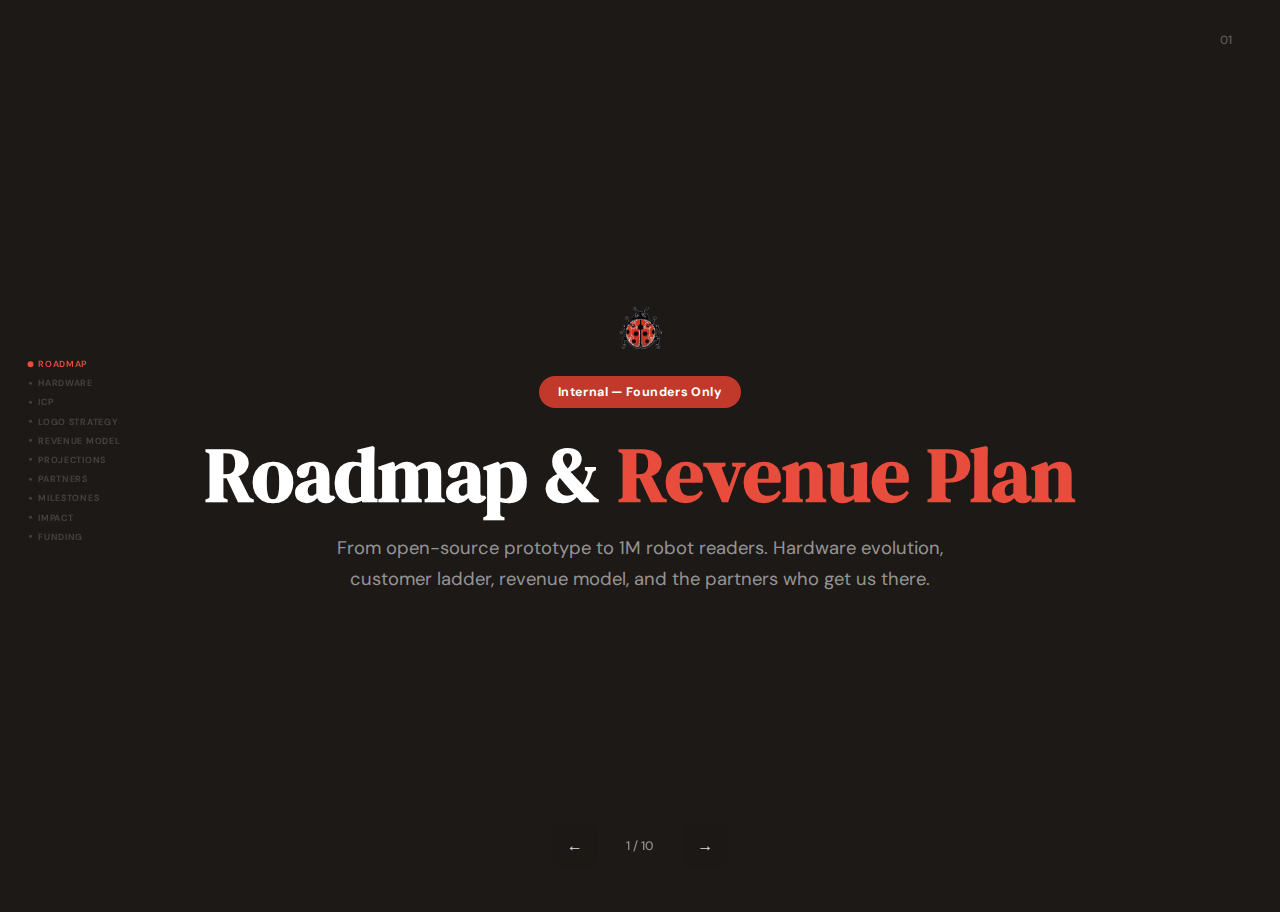
<file: roadmap.html>
<!DOCTYPE html>
<html lang="en">
<head>
    <meta charset="UTF-8">
    <meta name="viewport" content="width=device-width, initial-scale=1.0">
    <title>Ladybug Robotics &mdash; Roadmap &amp; Revenue Plan</title>
    <style>
        @import url('https://fonts.googleapis.com/css2?family=DM+Sans:wght@400;500;700&family=DM+Serif+Display&display=swap');

        *, *::before, *::after { margin: 0; padding: 0; box-sizing: border-box; }

        :root {
            --red: #c0392b;
            --red-light: #e74c3c;
            --red-soft: #fdf0ef;
            --cream: #faf8f5;
            --warm: #f5f0ea;
            --dark: #1c1917;
            --dark-mid: #292421;
            --text: #3d3832;
            --text-light: #7a726a;
            --border: #e8e2da;
            --white: #ffffff;
            --green: #27ae60;
            --serif: 'DM Serif Display', Georgia, serif;
            --sans: 'DM Sans', -apple-system, BlinkMacSystemFont, 'Segoe UI', sans-serif;
        }

        html, body { height: 100%; overflow: hidden; }
        body { font-family: var(--sans); color: var(--text); background: var(--dark); }

        .deck { width: 100vw; height: 100vh; position: relative; }

        .slide {
            position: absolute; top: 0; left: 0;
            width: 100%; height: 100%;
            display: flex; flex-direction: column;
            justify-content: center; align-items: center;
            padding: 4rem 6rem;
            opacity: 0; pointer-events: none;
            transition: opacity 0.6s ease, transform 0.6s ease;
            transform: translateY(12px);
            background: var(--cream);
        }
        .slide.active { opacity: 1; pointer-events: auto; transform: translateY(0); }
        .slide.bg-dark { background: var(--dark); color: var(--white); }
        .slide.bg-red { background: var(--red); color: var(--white); }
        .slide.bg-warm { background: var(--warm); }

        .slide-number {
            position: absolute; top: 2rem; right: 3rem;
            font-size: 0.75rem; color: var(--text-light); font-weight: 500;
        }
        .bg-dark .slide-number, .bg-red .slide-number { color: rgba(255,255,255,0.3); }

        .eyebrow {
            font-size: 0.72rem; font-weight: 700; text-transform: uppercase;
            letter-spacing: 0.14em; color: var(--red); margin-bottom: 0.8rem;
        }
        .bg-dark .eyebrow { color: var(--red-light); }
        .bg-red .eyebrow { color: rgba(255,255,255,0.7); }

        .slide h1 {
            font-family: var(--serif);
            font-size: clamp(2.4rem, 5vw, 4rem);
            color: var(--dark); line-height: 1.1;
            max-width: 900px; text-align: center;
        }
        .slide h1.hero { font-size: clamp(2.8rem, 6vw, 5rem); }
        .bg-dark h1, .bg-red h1 { color: var(--white); }
        .slide h1 em { font-style: normal; color: var(--red); }
        .bg-dark h1 em { color: var(--red-light); }
        .bg-red h1 em { color: var(--white); text-decoration: underline; text-decoration-thickness: 3px; text-underline-offset: 6px; }

        .slide h2 {
            font-family: var(--serif);
            font-size: clamp(1.6rem, 3vw, 2.4rem);
            color: var(--dark); line-height: 1.2; margin-bottom: 0.6rem;
        }
        .bg-dark h2 { color: var(--white); }

        .subtitle {
            font-size: 1.15rem; color: var(--text-light);
            max-width: 640px; text-align: center;
            line-height: 1.7; margin-top: 1rem;
        }
        .bg-dark .subtitle { color: rgba(255,255,255,0.55); }
        .bg-red .subtitle { color: rgba(255,255,255,0.8); }

        .slide-body { width: 100%; max-width: 960px; }

        .stats {
            display: grid; grid-template-columns: repeat(3, 1fr);
            gap: 2rem; margin-top: 2.5rem; max-width: 800px;
        }
        .stat { text-align: center; }
        .stat .num {
            font-family: var(--serif);
            font-size: clamp(2.2rem, 4vw, 3.2rem);
            color: var(--red); font-weight: 400;
        }
        .bg-dark .stat .num { color: var(--red-light); }
        .stat .label { font-size: 0.88rem; color: var(--text-light); margin-top: 0.3rem; }
        .bg-dark .stat .label { color: rgba(255,255,255,0.5); }

        .card-grid-3 {
            display: grid; grid-template-columns: repeat(3, 1fr);
            gap: 1.5rem; margin-top: 2rem; max-width: 960px; width: 100%;
        }
        .card-grid-2 {
            display: grid; grid-template-columns: repeat(2, 1fr);
            gap: 1.5rem; margin-top: 2rem; max-width: 720px; width: 100%;
        }
        .card {
            background: var(--white); border: 1px solid var(--border);
            border-radius: 12px; padding: 1.8rem;
        }
        .card .card-num {
            font-family: var(--serif); font-size: 2.2rem;
            color: var(--red); margin-bottom: 0.3rem;
        }
        .card h3 {
            font-size: 1.05rem; font-weight: 700; color: var(--dark);
            margin-bottom: 0.4rem;
        }
        .card p { font-size: 0.88rem; color: var(--text-light); line-height: 1.6; }
        .card-dark {
            background: rgba(255,255,255,0.04); border: 1px solid rgba(255,255,255,0.1); color: var(--white);
        }
        .card-dark h3 { color: var(--white); }
        .card-dark p { color: rgba(255,255,255,0.55); }
        .card-dark .card-num { color: var(--red-light); }

        .badge {
            display: inline-block;
            background: var(--red); color: var(--white);
            padding: 0.5rem 1.2rem; border-radius: 100px;
            font-size: 0.78rem; font-weight: 700;
            letter-spacing: 0.03em; margin-bottom: 1.5rem;
        }

        /* ── HARDWARE EVOLUTION ── */
        .hw-grid {
            display: grid; grid-template-columns: repeat(3, 1fr);
            gap: 0; margin-top: 2rem; max-width: 900px; width: 100%;
        }
        .hw-phase {
            padding: 2rem;
            border: 1px solid var(--border);
            position: relative;
        }
        .hw-phase:first-child { border-radius: 12px 0 0 12px; }
        .hw-phase:last-child { border-radius: 0 12px 12px 0; }
        .hw-phase .phase-label {
            font-size: 0.65rem; font-weight: 700; text-transform: uppercase;
            letter-spacing: 0.1em; margin-bottom: 0.5rem;
        }
        .hw-phase .hw-price {
            font-family: var(--serif); font-size: 1.8rem; margin-bottom: 0.3rem;
        }
        .hw-phase h3 { font-size: 1rem; font-weight: 700; margin-bottom: 0.5rem; }
        .hw-phase p { font-size: 0.82rem; line-height: 1.6; }
        .hw-phase ul { list-style: none; font-size: 0.82rem; line-height: 2; }
        .hw-phase ul li::before { content: '\2192 '; color: var(--red); font-weight: 700; }
        .hw-phase.active-phase {
            background: var(--red-soft);
            border-color: var(--red);
        }
        .hw-phase.future-phase { opacity: 0.7; }

        /* ── ICP TABLE ── */
        .icp-grid {
            display: grid; grid-template-columns: repeat(3, 1fr);
            gap: 1.5rem; margin-top: 2rem; max-width: 960px; width: 100%;
        }
        .icp-card {
            background: var(--white); border: 1px solid var(--border);
            border-radius: 12px; padding: 1.8rem; position: relative;
        }
        .icp-card .tier {
            position: absolute; top: -0.6rem; left: 1.5rem;
            background: var(--red); color: var(--white);
            font-size: 0.65rem; font-weight: 700; text-transform: uppercase;
            letter-spacing: 0.08em; padding: 0.3rem 0.8rem; border-radius: 100px;
        }
        .icp-card h3 { font-size: 1.1rem; font-weight: 700; margin-top: 0.5rem; margin-bottom: 0.3rem; }
        .icp-card .who { font-size: 0.82rem; color: var(--text); line-height: 1.6; margin-bottom: 0.8rem; }
        .icp-card .detail-row {
            font-size: 0.78rem; line-height: 1.8; color: var(--text-light);
        }
        .icp-card .detail-row strong { color: var(--dark); }
        .icp-card .unlocks {
            margin-top: 0.8rem; padding-top: 0.8rem;
            border-top: 1px solid var(--border);
            font-size: 0.78rem; color: var(--green); font-weight: 600;
        }

        /* ── REVENUE BARS ── */
        .rev-row {
            display: grid; grid-template-columns: 100px 1fr 80px;
            gap: 1rem; align-items: center; margin-bottom: 0.8rem;
            max-width: 700px; width: 100%;
        }
        .rev-row .year {
            font-weight: 700; font-size: 0.82rem; color: var(--white); text-align: right;
        }
        .rev-bar-track {
            height: 32px; background: rgba(255,255,255,0.06);
            border-radius: 6px; overflow: hidden; position: relative;
        }
        .rev-bar {
            height: 100%; border-radius: 6px;
            display: flex; align-items: center; padding-left: 0.8rem;
            font-size: 0.72rem; font-weight: 700; color: var(--white);
            min-width: fit-content;
        }
        .rev-bar.hardware { background: var(--red); }
        .rev-bar.subscription { background: var(--red-light); }
        .rev-bar.platform { background: linear-gradient(90deg, var(--red), #8e44ad); }
        .rev-total {
            font-family: var(--serif); font-size: 1rem; color: var(--red-light);
            text-align: left;
        }

        /* ── PARTNER GRID ── */
        .partner-grid {
            display: grid; grid-template-columns: repeat(2, 1fr);
            gap: 1.2rem; margin-top: 2rem; max-width: 800px; width: 100%;
        }
        .partner-card {
            background: rgba(255,255,255,0.04); border: 1px solid rgba(255,255,255,0.1);
            border-radius: 10px; padding: 1.5rem;
        }
        .partner-card h4 {
            font-size: 0.88rem; color: var(--white); font-weight: 700; margin-bottom: 0.5rem;
        }
        .partner-card p { font-size: 0.78rem; color: rgba(255,255,255,0.5); line-height: 1.6; }

        /* ── MILESTONE TIMELINE ── */
        .timeline {
            display: grid; grid-template-columns: repeat(4, 1fr);
            gap: 0; margin-top: 2rem; max-width: 960px; width: 100%;
        }
        .quarter {
            padding: 1.5rem 1rem;
            border-left: 2px solid rgba(255,255,255,0.08);
        }
        .quarter:first-child { border-left: 2px solid var(--red-light); }
        .quarter .q-label {
            font-size: 0.65rem; font-weight: 700; text-transform: uppercase;
            letter-spacing: 0.1em; color: var(--red-light); margin-bottom: 0.8rem;
        }
        .quarter ul {
            list-style: none; font-size: 0.78rem; color: rgba(255,255,255,0.6); line-height: 2;
        }
        .quarter ul li::before { content: '\2022 '; color: var(--red-light); }

        /* ── SIDE NAV ── */
        .side-nav {
            position: fixed; left: 1.8rem; top: 50%; transform: translateY(-50%);
            z-index: 100; display: flex; flex-direction: column; gap: 0.45rem;
        }
        .side-nav a {
            font-size: 0.56rem; font-weight: 600; text-transform: uppercase;
            letter-spacing: 0.08em; color: rgba(60, 56, 50, 0.22);
            text-decoration: none; cursor: pointer;
            display: flex; align-items: center; gap: 0.4rem; transition: color 0.3s;
        }
        .side-nav a::before {
            content: ''; width: 3px; height: 3px; border-radius: 50%;
            background: currentColor; flex-shrink: 0; transition: transform 0.3s;
        }
        .side-nav a:hover { color: rgba(60, 56, 50, 0.55); }
        .side-nav a.active { color: var(--red); }
        .side-nav a.active::before { transform: scale(2); }
        .side-nav.on-dark a { color: rgba(255, 255, 255, 0.18); }
        .side-nav.on-dark a:hover { color: rgba(255, 255, 255, 0.45); }
        .side-nav.on-dark a.active { color: var(--red-light); }

        .logo-mark { height: 48px; width: auto; }
        .logo-mark-sm { height: 28px; width: auto; }
        .logo-watermark {
            position: absolute; bottom: 2rem; left: 3rem;
            height: 64px; width: auto; opacity: 0.25;
        }
        .bg-dark .logo-watermark { opacity: 0.3; }
        .bg-red .logo-watermark { opacity: 0.1; filter: brightness(3) saturate(0); }

        .controls {
            position: fixed; bottom: 2rem;
            left: 50%; transform: translateX(-50%);
            display: flex; align-items: center; gap: 1.2rem; z-index: 100;
        }
        .controls button {
            background: var(--dark); color: var(--white);
            border: none; border-radius: 8px;
            width: 44px; height: 44px; font-size: 1rem; cursor: pointer;
            display: flex; align-items: center; justify-content: center;
            transition: background 0.2s; opacity: 0.85;
        }
        .controls button:hover { background: var(--red); opacity: 1; }
        .progress {
            font-size: 0.78rem; color: rgba(255,255,255,0.5);
            font-weight: 500; min-width: 3rem; text-align: center;
        }

        @media print {
            html, body { overflow: visible; height: auto; }
            .slide { position: relative; opacity: 1; pointer-events: auto; transform: none; page-break-after: always; min-height: 100vh; }
            .controls { display: none; }
        }

        @media (max-width: 768px) {
            .slide { padding: 3rem 2rem; }
            .hw-grid, .icp-grid, .card-grid-3, .card-grid-2, .stats,
            .partner-grid, .timeline { grid-template-columns: 1fr; }
            .side-nav { display: none; }
        }
    </style>
</head>
<body>

<div class="deck" id="deck">

    <!-- ═══ 01: TITLE ═══ -->
    <div class="slide bg-dark active" data-slide="0">
        <span class="slide-number">01</span>
        <img src="logo_transparent.png" alt="Ladybug Robotics" class="logo-mark" style="margin-bottom:1.5rem;">
        <div class="badge">Internal &mdash; Founders Only</div>
        <h1 class="hero">Roadmap &amp; <em>Revenue Plan</em></h1>
        <p class="subtitle">From open-source prototype to 1M robot readers. Hardware evolution, customer ladder, revenue model, and the partners who get us there.</p>
    </div>

    <!-- ═══ 02: HARDWARE EVOLUTION ═══ -->
    <div class="slide" data-slide="1">
        <span class="slide-number">02</span>
        <div class="slide-body" style="display:flex;flex-direction:column;align-items:center;">
            <p class="eyebrow">Hardware Evolution</p>
            <h2>Three generations. One data flywheel.</h2>
            <p style="margin-top:0.5rem; font-size:0.92rem; color:var(--text-light); max-width:600px; text-align:center; line-height:1.6;">
                Start open-source. Evolve the hardware. The premium product funds keeping the basic reader affordable for everyone.
            </p>
            <div class="hw-grid">
                <div class="hw-phase active-phase">
                    <div class="phase-label" style="color:var(--red);">Gen 1 &mdash; Now</div>
                    <div class="hw-price" style="color:var(--red);">$300</div>
                    <h3>Open Source SO-101</h3>
                    <p style="margin-bottom:0.6rem;">Open-source arm + open framework. Community-accessible. The hackathon prototype.</p>
                    <ul>
                        <li>SO-101 arm (off-the-shelf)</li>
                        <li>USB camera</li>
                        <li>Laptop as compute</li>
                        <li>Open-source software stack</li>
                    </ul>
                </div>
                <div class="hw-phase">
                    <div class="phase-label" style="color:var(--text-light);">Gen 2 &mdash; Month 6</div>
                    <div class="hw-price" style="color:var(--dark);">$500&ndash;700</div>
                    <h3>Bundled Reader Kit</h3>
                    <p style="margin-bottom:0.6rem;">Improved arm, integrated camera, dedicated compute, book cradle. One box, plug and read.</p>
                    <ul>
                        <li>Custom book cradle</li>
                        <li>Integrated camera mount</li>
                        <li>Raspberry Pi / Jetson compute</li>
                        <li>Pre-trained motor policies</li>
                    </ul>
                </div>
                <div class="hw-phase future-phase">
                    <div class="phase-label" style="color:var(--text-light);">Gen 3 &mdash; Year 2</div>
                    <div class="hw-price" style="color:var(--dark);">$799&ndash;999</div>
                    <h3>The Reading Ladybug</h3>
                    <p style="margin-bottom:0.6rem;">Premium consumer device. Beautiful design. Voice cloning. Speaker built in. Gift-ready packaging.</p>
                    <ul>
                        <li>Custom-designed enclosure</li>
                        <li>Built-in speaker &amp; mic</li>
                        <li>Voice cloning (grandma&rsquo;s voice)</li>
                        <li>$9.99/mo subscription</li>
                    </ul>
                </div>
            </div>
            <p style="margin-top:1.5rem; font-size:0.88rem; color:var(--text); max-width:640px; text-align:center; line-height:1.6; font-weight:500;">
                The Reading Ladybug funds keeping the open-source reader accessible worldwide.
                <br><span style="font-weight:400; color:var(--text-light);">Premium revenue &rarr; subsidized basic units for schools &amp; libraries globally.</span>
            </p>
        </div>
    </div>

    <!-- ═══ 03: ICP / CUSTOMER LADDER ═══ -->
    <div class="slide bg-warm" data-slide="2">
        <span class="slide-number">03</span>
        <div class="slide-body" style="display:flex;flex-direction:column;align-items:center;">
            <p class="eyebrow">Ideal Customer Profile</p>
            <h2>Who pays? In what order? What does each logo unlock?</h2>
            <div class="icp-grid">
                <div class="icp-card" style="border-top:3px solid var(--border);">
                    <div class="tier">Tier 1 &mdash; Beachhead</div>
                    <h3>Public Libraries</h3>
                    <div class="who">17,000+ US libraries with ADA-mandated accessibility programs. Grant-funded, mission-aligned, no student privacy concerns.</div>
                    <div class="detail-row">
                        <div><strong>Buyer:</strong> Library director</div>
                        <div><strong>Budget:</strong> Grants (LSTA, ADA)</div>
                        <div><strong>Decision speed:</strong> Medium</div>
                        <div><strong>Price:</strong> Free pilot &rarr; $500/unit</div>
                    </div>
                    <div class="unlocks">Unlocks: Proof of deployment, real-world data, local press, reference for schools</div>
                </div>
                <div class="icp-card" style="border-top:3px solid var(--red);">
                    <div class="tier" style="background:var(--dark);">Tier 2 &mdash; Revenue</div>
                    <h3>Schools &amp; Institutions</h3>
                    <div class="who">Schools for the blind, special-ed programs, assisted living. 7.3M students receive IDEA-funded services. $14.7B/yr in federal special-ed spending.</div>
                    <div class="detail-row">
                        <div><strong>Buyer:</strong> Special-ed director / district</div>
                        <div><strong>Budget:</strong> IDEA Act, Title I</div>
                        <div><strong>Decision speed:</strong> Slow (procurement)</div>
                        <div><strong>Price:</strong> $500&ndash;700/unit or $150/mo lease</div>
                    </div>
                    <div class="unlocks">Unlocks: Government procurement credibility, district-wide deals (50&ndash;200 units), emotional impact story</div>
                </div>
                <div class="icp-card" style="border-top:3px solid var(--dark);">
                    <div class="tier" style="background:var(--green);">Tier 3 &mdash; Scale</div>
                    <h3>Families &mdash; &ldquo;The Reading Ladybug&rdquo;</h3>
                    <div class="who">Parents and grandparents of children with reading disabilities, vision impairment, autism. Gift market. Emotional purchase &mdash; grandma&rsquo;s voice reads to the grandkids.</div>
                    <div class="detail-row">
                        <div><strong>Buyer:</strong> Parent / grandparent</div>
                        <div><strong>Budget:</strong> Personal</div>
                        <div><strong>Decision speed:</strong> Fast (emotional)</div>
                        <div><strong>Price:</strong> $799&ndash;999 + $9.99/mo</div>
                    </div>
                    <div class="unlocks">Unlocks: Volume, DTC channel, subscription ARR, premium margin that funds global accessibility</div>
                </div>
            </div>
        </div>
    </div>

    <!-- ═══ 04: LOGO STRATEGY ═══ -->
    <div class="slide bg-dark" data-slide="3">
        <span class="slide-number">04</span>
        <div class="slide-body" style="display:flex;flex-direction:column;align-items:center;">
            <p class="eyebrow">Logo Strategy</p>
            <h2 style="color:var(--white);text-align:center;">Start small. Prove it. Scale.</h2>
            <p class="subtitle" style="margin-top:0.5rem;">Each logo unlocks the next tier. The wedge widens.</p>
            <!-- Wedge visual -->
            <div style="margin-top:2.5rem; max-width:800px; width:100%;">
                <!-- Row 1: Libraries -->
                <div style="display:grid; grid-template-columns:140px 1fr; gap:1.5rem; align-items:center; margin-bottom:1.2rem;">
                    <div style="text-align:right;">
                        <div style="font-size:0.68rem; font-weight:700; text-transform:uppercase; letter-spacing:0.1em; color:var(--red-light);">Month 1&ndash;6</div>
                        <div style="font-weight:700; color:var(--white); font-size:0.95rem;">3&ndash;5 Libraries</div>
                    </div>
                    <div style="background:var(--red); border-radius:8px; padding:1rem 1.5rem; width:30%;">
                        <div style="font-size:0.82rem; color:var(--white); font-weight:600;">Free pilots</div>
                        <div style="font-size:0.72rem; color:rgba(255,255,255,0.6);">Proof + data + press</div>
                    </div>
                </div>
                <!-- Row 2: Schools -->
                <div style="display:grid; grid-template-columns:140px 1fr; gap:1.5rem; align-items:center; margin-bottom:1.2rem;">
                    <div style="text-align:right;">
                        <div style="font-size:0.68rem; font-weight:700; text-transform:uppercase; letter-spacing:0.1em; color:var(--red-light);">Month 6&ndash;12</div>
                        <div style="font-weight:700; color:var(--white); font-size:0.95rem;">10&ndash;20 Schools</div>
                    </div>
                    <div style="background:var(--red); border-radius:8px; padding:1rem 1.5rem; width:55%;">
                        <div style="font-size:0.82rem; color:var(--white); font-weight:600;">50 beta units &mdash; first revenue</div>
                        <div style="font-size:0.72rem; color:rgba(255,255,255,0.6);">Government procurement credibility + district pipeline</div>
                    </div>
                </div>
                <!-- Row 3: Consumer -->
                <div style="display:grid; grid-template-columns:140px 1fr; gap:1.5rem; align-items:center; margin-bottom:1.2rem;">
                    <div style="text-align:right;">
                        <div style="font-size:0.68rem; font-weight:700; text-transform:uppercase; letter-spacing:0.1em; color:var(--red-light);">Year 2</div>
                        <div style="font-weight:700; color:var(--white); font-size:0.95rem;">Consumer DTC</div>
                    </div>
                    <div style="background:var(--red); border-radius:8px; padding:1rem 1.5rem; width:80%;">
                        <div style="font-size:0.82rem; color:var(--white); font-weight:600;">&ldquo;The Reading Ladybug&rdquo; + voice cloning subscription</div>
                        <div style="font-size:0.72rem; color:rgba(255,255,255,0.6);">Volume + subscription ARR + gift market + premium margin funds global access</div>
                    </div>
                </div>
                <!-- Row 4: Platform -->
                <div style="display:grid; grid-template-columns:140px 1fr; gap:1.5rem; align-items:center;">
                    <div style="text-align:right;">
                        <div style="font-size:0.68rem; font-weight:700; text-transform:uppercase; letter-spacing:0.1em; color:var(--red-light);">Year 3+</div>
                        <div style="font-weight:700; color:var(--white); font-size:0.95rem;">Platform</div>
                    </div>
                    <div style="background:linear-gradient(90deg, var(--red), #8e44ad); border-radius:8px; padding:1rem 1.5rem; width:100%;">
                        <div style="font-size:0.82rem; color:var(--white); font-weight:600;">Motor-Policy API &mdash; license manipulation intelligence to other robotics companies</div>
                        <div style="font-size:0.72rem; color:rgba(255,255,255,0.6);">Books &rarr; archives &rarr; lab notebooks &rarr; manufacturing &rarr; agriculture. Software margins. Hockey stick.</div>
                    </div>
                </div>
            </div>
        </div>
    </div>

    <!-- ═══ 05: REVENUE MODEL ═══ -->
    <div class="slide" data-slide="4">
        <span class="slide-number">05</span>
        <div class="slide-body" style="display:flex;flex-direction:column;align-items:center;">
            <p class="eyebrow">Revenue Model</p>
            <h2>Three revenue streams. Compounding.</h2>
            <div class="card-grid-3" style="margin-top:2rem;">
                <div class="card" style="border-top:3px solid var(--red);">
                    <h3 style="color:var(--red);">Hardware</h3>
                    <p style="font-size:0.95rem; line-height:1.7; margin-bottom:1rem;">
                        Device sales to schools, libraries, and families. Margin improves with each hardware generation.
                    </p>
                    <div style="font-size:0.82rem; line-height:1.8; color:var(--text-light);">
                        <div><strong style="color:var(--dark);">Gen 1:</strong> $300 BOM &rarr; $500 sell &rarr; 40% margin</div>
                        <div><strong style="color:var(--dark);">Gen 2:</strong> $350 BOM &rarr; $700 sell &rarr; 50% margin</div>
                        <div><strong style="color:var(--dark);">Gen 3:</strong> $400 BOM &rarr; $999 sell &rarr; 60% margin</div>
                    </div>
                </div>
                <div class="card" style="border-top:3px solid var(--dark);">
                    <h3>Subscription</h3>
                    <p style="font-size:0.95rem; line-height:1.7; margin-bottom:1rem;">
                        Voice cloning, cloud AI, new motor policies. Recurring revenue with 90%+ gross margin.
                    </p>
                    <div style="font-size:0.82rem; line-height:1.8; color:var(--text-light);">
                        <div><strong style="color:var(--dark);">Consumer:</strong> $9.99/mo ($120/yr)</div>
                        <div><strong style="color:var(--dark);">Institutional:</strong> $29.99/mo ($360/yr)</div>
                        <div><strong style="color:var(--dark);">LTV (3yr):</strong> $360&ndash;$1,080</div>
                    </div>
                </div>
                <div class="card" style="border-top:3px solid var(--green);">
                    <h3 style="color:var(--green);">Platform Licensing</h3>
                    <p style="font-size:0.95rem; line-height:1.7; margin-bottom:1rem;">
                        Motor-policy API for other robotics companies. Every book trains policies that transfer to new domains.
                    </p>
                    <div style="font-size:0.82rem; line-height:1.8; color:var(--text-light);">
                        <div><strong style="color:var(--dark);">API:</strong> Usage-based pricing</div>
                        <div><strong style="color:var(--dark);">Margin:</strong> 85%+ (pure software)</div>
                        <div><strong style="color:var(--dark);">Timeline:</strong> Year 3+</div>
                    </div>
                </div>
            </div>
            <p style="margin-top:1.5rem; font-size:0.92rem; color:var(--text); max-width:640px; text-align:center; line-height:1.6; font-weight:500;">
                Unit economics: $999 device + $120/yr subscription = <span style="color:var(--red);">$1,359 LTV</span> per consumer unit over 3 years
            </p>
        </div>
    </div>

    <!-- ═══ 06: REVENUE PROJECTIONS ═══ -->
    <div class="slide bg-dark" data-slide="5">
        <span class="slide-number">06</span>
        <div class="slide-body" style="display:flex;flex-direction:column;align-items:center;">
            <p class="eyebrow">Revenue Projections</p>
            <h2 style="color:var(--white);text-align:center;">The hockey stick is the consumer launch</h2>
            <div style="margin-top:2.5rem; max-width:700px; width:100%;">
                <!-- Year 1 -->
                <div class="rev-row">
                    <div class="year">Year 1</div>
                    <div class="rev-bar-track">
                        <div class="rev-bar hardware" style="width:8%;">50 units</div>
                    </div>
                    <div class="rev-total">$25K</div>
                </div>
                <!-- Year 2 -->
                <div class="rev-row">
                    <div class="year">Year 2</div>
                    <div class="rev-bar-track">
                        <div style="display:flex; height:100%;">
                            <div class="rev-bar hardware" style="width:40%;">500 units</div>
                            <div class="rev-bar subscription" style="width:20%;">ARR</div>
                        </div>
                    </div>
                    <div class="rev-total">$500K</div>
                </div>
                <!-- Year 3 -->
                <div class="rev-row">
                    <div class="year">Year 3</div>
                    <div class="rev-bar-track">
                        <div style="display:flex; height:100%;">
                            <div class="rev-bar hardware" style="width:40%;">5,000</div>
                            <div class="rev-bar subscription" style="width:30%;">ARR</div>
                            <div class="rev-bar platform" style="width:10%;">API</div>
                        </div>
                    </div>
                    <div class="rev-total">$3M</div>
                </div>
                <!-- Year 4 -->
                <div class="rev-row">
                    <div class="year">Year 4</div>
                    <div class="rev-bar-track">
                        <div style="display:flex; height:100%;">
                            <div class="rev-bar hardware" style="width:30%;">20K</div>
                            <div class="rev-bar subscription" style="width:35%;">ARR</div>
                            <div class="rev-bar platform" style="width:25%;">API</div>
                        </div>
                    </div>
                    <div class="rev-total">$12M</div>
                </div>
                <!-- Year 5 -->
                <div class="rev-row">
                    <div class="year">Year 5</div>
                    <div class="rev-bar-track">
                        <div style="display:flex; height:100%;">
                            <div class="rev-bar hardware" style="width:20%;">50K</div>
                            <div class="rev-bar subscription" style="width:35%;">ARR</div>
                            <div class="rev-bar platform" style="width:40%;">API</div>
                        </div>
                    </div>
                    <div class="rev-total">$30M</div>
                </div>
            </div>
            <!-- Legend -->
            <div style="display:flex; gap:1.5rem; margin-top:2rem; flex-wrap:wrap; justify-content:center;">
                <div style="display:flex; align-items:center; gap:0.4rem;">
                    <div style="width:12px; height:12px; border-radius:3px; background:var(--red);"></div>
                    <span style="font-size:0.75rem; color:rgba(255,255,255,0.5);">Hardware</span>
                </div>
                <div style="display:flex; align-items:center; gap:0.4rem;">
                    <div style="width:12px; height:12px; border-radius:3px; background:var(--red-light);"></div>
                    <span style="font-size:0.75rem; color:rgba(255,255,255,0.5);">Subscription</span>
                </div>
                <div style="display:flex; align-items:center; gap:0.4rem;">
                    <div style="width:12px; height:12px; border-radius:3px; background:linear-gradient(90deg, var(--red), #8e44ad);"></div>
                    <span style="font-size:0.75rem; color:rgba(255,255,255,0.5);">Platform API</span>
                </div>
            </div>
            <p class="subtitle" style="margin-top:1.5rem;">
                Year 2 inflection: &ldquo;The Reading Ladybug&rdquo; consumer launch.<br>
                Year 3+ inflection: Motor-policy API opens new verticals.
            </p>
        </div>
    </div>

    <!-- ═══ 07: PARTNERS ═══ -->
    <div class="slide bg-dark" data-slide="6">
        <span class="slide-number">07</span>
        <div class="slide-body" style="display:flex;flex-direction:column;align-items:center;">
            <p class="eyebrow">Partners &amp; Ecosystem</p>
            <h2 style="color:var(--white);text-align:center;">We don&rsquo;t build alone</h2>
            <div class="partner-grid">
                <div class="partner-card">
                    <h4>Technology</h4>
                    <p><strong style="color:var(--red-light);">Anthropic</strong> (Claude Vision &mdash; perception engine)<br>
                    <strong style="color:var(--red-light);">ElevenLabs</strong> (TTS + voice cloning)<br>
                    <strong style="color:var(--red-light);">HuggingFace</strong> (datasets &amp; model hosting)<br>
                    <strong style="color:var(--red-light);">Hiwonder</strong> (SO-101 arm manufacturer)</p>
                </div>
                <div class="partner-card">
                    <h4>Distribution</h4>
                    <p><strong style="color:var(--red-light);">American Library Association</strong> (17,000+ libraries)<br>
                    <strong style="color:var(--red-light);">National Federation of the Blind</strong> (credibility + families)<br>
                    <strong style="color:var(--red-light);">Council for Exceptional Children</strong> (special-ed network)<br>
                    <strong style="color:var(--red-light);">State departments of education</strong> (procurement)</p>
                </div>
                <div class="partner-card">
                    <h4>Funding &amp; Grants</h4>
                    <p><strong style="color:var(--red-light);">NSF SBIR</strong> (robotics + accessibility research)<br>
                    <strong style="color:var(--red-light);">IDEA Act funding</strong> ($14.7B/yr special-ed)<br>
                    <strong style="color:var(--red-light);">Protocol Labs</strong> (hackathon sponsor, engaged)<br>
                    <strong style="color:var(--red-light);">NVIDIA Inception</strong> (robotics AI startups)</p>
                </div>
                <div class="partner-card">
                    <h4>Validation &amp; Advocacy</h4>
                    <p><strong style="color:var(--red-light);">Physical AI Hack 2026</strong> (Best Overall winner)<br>
                    <strong style="color:var(--red-light);">Schools for the blind</strong> (pilot testimonials)<br>
                    <strong style="color:var(--red-light);">Library accessibility programs</strong> (case studies)<br>
                    <strong style="color:var(--red-light);">Parent advocacy groups</strong> (word of mouth)</p>
                </div>
            </div>
        </div>
    </div>

    <!-- ═══ 08: 12-MONTH MILESTONES ═══ -->
    <div class="slide bg-dark" data-slide="7">
        <span class="slide-number">08</span>
        <div class="slide-body" style="display:flex;flex-direction:column;align-items:center;">
            <p class="eyebrow">12-Month Milestones</p>
            <h2 style="color:var(--white);text-align:center;">Quarter by quarter</h2>
            <div class="timeline">
                <div class="quarter">
                    <div class="q-label">Q1 &mdash; Train</div>
                    <ul>
                        <li>3 arms calibrated across US, India, Europe</li>
                        <li>100 books, 5 types</li>
                        <li>Cross-site data pipeline live</li>
                        <li>80% page-turn reliability</li>
                        <li>PL Genesis hackathon</li>
                    </ul>
                </div>
                <div class="quarter">
                    <div class="q-label">Q2 &mdash; Pilot</div>
                    <ul>
                        <li>95% reliability on core types</li>
                        <li>First library pilot deployed</li>
                        <li>First LOI from a school</li>
                        <li>Voice cloning prototype</li>
                        <li>GTC showcase</li>
                    </ul>
                </div>
                <div class="quarter">
                    <div class="q-label">Q3 &mdash; Prove</div>
                    <ul>
                        <li>5 library pilots live</li>
                        <li>Gen 2 bundled kit designed</li>
                        <li>Pilot review &amp; impact data</li>
                        <li>Manufacturing partner identified</li>
                        <li>NSF SBIR application</li>
                    </ul>
                </div>
                <div class="quarter">
                    <div class="q-label">Q4 &mdash; Ship</div>
                    <ul>
                        <li>50 beta units shipped to schools</li>
                        <li>First revenue (institutional)</li>
                        <li>&ldquo;The Reading Ladybug&rdquo; prototype</li>
                        <li>Consumer pre-orders open</li>
                        <li>Series seed positioning</li>
                    </ul>
                </div>
            </div>
        </div>
    </div>

    <!-- ═══ 09: SOCIAL IMPACT MODEL ═══ -->
    <div class="slide bg-red" data-slide="8">
        <span class="slide-number">09</span>
        <p class="eyebrow">The Model</p>
        <h1>Premium funds <em>access</em></h1>
        <p class="subtitle" style="margin-top:1.5rem; max-width:700px;">
            &ldquo;The Reading Ladybug&rdquo; at $999 generates 60% gross margin.<br>
            That margin funds open-source development and subsidized units for schools and libraries worldwide.<br><br>
            Every family that buys a Ladybug puts a reader in a classroom that can&rsquo;t afford one.
        </p>
        <div style="display:flex; gap:1rem; margin-top:2.5rem; flex-wrap:wrap; justify-content:center;">
            <span style="background:rgba(255,255,255,0.2); color:var(--white); font-weight:700; font-size:0.82rem; padding:0.5rem 1.2rem; border-radius:100px;">1 sold &rarr; 1 donated</span>
            <span style="background:rgba(255,255,255,0.2); color:var(--white); font-weight:700; font-size:0.82rem; padding:0.5rem 1.2rem; border-radius:100px;">Open-source software &mdash; always free</span>
            <span style="background:rgba(255,255,255,0.2); color:var(--white); font-weight:700; font-size:0.82rem; padding:0.5rem 1.2rem; border-radius:100px;">1M readers worldwide</span>
        </div>
    </div>

    <!-- ═══ 10: FUNDING ═══ -->
    <div class="slide bg-dark" data-slide="9">
        <span class="slide-number">10</span>
        <div class="slide-body" style="display:flex;flex-direction:column;align-items:center;">
            <p class="eyebrow">Funding</p>
            <h2 style="color:var(--white);text-align:center;">$500K pre-seed to prove the wedge</h2>
            <div class="card-grid-3" style="margin-top:2rem;">
                <div class="card card-dark" style="text-align:center; border-top:3px solid var(--red-light);">
                    <div class="card-num">$150K</div>
                    <h3>R&amp;D &amp; Training</h3>
                    <p>Multi-site data collection, motor policy training, reliability from 80% to 95%+. Voice cloning integration.</p>
                </div>
                <div class="card card-dark" style="text-align:center; border-top:3px solid rgba(255,255,255,0.2);">
                    <div class="card-num">$150K</div>
                    <h3>Pilots &amp; Go-to-Market</h3>
                    <p>5 library pilots, 10 school deployments, impact measurement, case studies. First LOIs and purchase orders.</p>
                </div>
                <div class="card card-dark" style="text-align:center; border-top:3px solid rgba(255,255,255,0.2);">
                    <div class="card-num">$200K</div>
                    <h3>Hardware &amp; Manufacturing</h3>
                    <p>Gen 2 bundled kit design, manufacturing partner, 50 beta units, &ldquo;Reading Ladybug&rdquo; consumer prototype.</p>
                </div>
            </div>
            <p class="subtitle" style="margin-top:2rem;">
                Exit pre-seed with: 5 library pilots, 50 school units shipped, consumer prototype ready, path to $500K ARR.
            </p>
            <p style="margin-top:1.5rem;">
                <img src="logo_transparent.png" alt="Ladybug Robotics" class="logo-mark-sm" style="vertical-align:middle; margin-right:0.5rem; opacity:0.6;">
                <span style="font-size:0.92rem; color:rgba(255,255,255,0.5);">alison@ladybug.bot</span>
            </p>
        </div>
    </div>

</div>

<!-- SIDE NAV -->
<nav class="side-nav" id="side-nav">
    <a data-go="0">Roadmap</a>
    <a data-go="1">Hardware</a>
    <a data-go="2">ICP</a>
    <a data-go="3">Logo Strategy</a>
    <a data-go="4">Revenue Model</a>
    <a data-go="5">Projections</a>
    <a data-go="6">Partners</a>
    <a data-go="7">Milestones</a>
    <a data-go="8">Impact</a>
    <a data-go="9">Funding</a>
</nav>

<!-- CONTROLS -->
<div class="controls">
    <button id="prev-btn" aria-label="Previous slide">&larr;</button>
    <span class="progress" id="progress">1 / 10</span>
    <button id="next-btn" aria-label="Next slide">&rarr;</button>
</div>

<script>
const slides = document.querySelectorAll('.slide');
const total = slides.length;
const navLinks = document.querySelectorAll('#side-nav a');
const nav = document.getElementById('side-nav');
let current = 0;

function goTo(n) {
    if (n < 0 || n >= total) return;
    slides[current].classList.remove('active');
    current = n;
    slides[current].classList.add('active');
    document.getElementById('progress').textContent = (current + 1) + ' / ' + total;
    navLinks.forEach((a, i) => a.classList.toggle('active', i === current));
    const isDark = slides[current].classList.contains('bg-dark') || slides[current].classList.contains('bg-red');
    nav.classList.toggle('on-dark', isDark);
}

document.getElementById('prev-btn').addEventListener('click', () => goTo(current - 1));
document.getElementById('next-btn').addEventListener('click', () => goTo(current + 1));

nav.addEventListener('click', (e) => {
    const a = e.target.closest('a[data-go]');
    if (a) goTo(parseInt(a.dataset.go));
});

document.addEventListener('keydown', (e) => {
    if (e.key === 'ArrowRight' || e.key === 'ArrowDown' || e.key === ' ') { e.preventDefault(); goTo(current + 1); }
    if (e.key === 'ArrowLeft' || e.key === 'ArrowUp') { e.preventDefault(); goTo(current - 1); }
    if (e.key === 'Home') { e.preventDefault(); goTo(0); }
    if (e.key === 'End') { e.preventDefault(); goTo(total - 1); }
});

let touchStartX = 0;
document.addEventListener('touchstart', (e) => { touchStartX = e.touches[0].clientX; });
document.addEventListener('touchend', (e) => {
    const diff = touchStartX - e.changedTouches[0].clientX;
    if (Math.abs(diff) > 50) { diff > 0 ? goTo(current + 1) : goTo(current - 1); }
});

slides.forEach((s) => {
    if (s.querySelector('.logo-mark') || s.querySelector('.logo-watermark')) return;
    const img = document.createElement('img');
    img.src = 'logo_transparent.png';
    img.alt = '';
    img.className = 'logo-mark-sm logo-watermark';
    s.appendChild(img);
});

goTo(0);
</script>

</body>
</html>
</file>
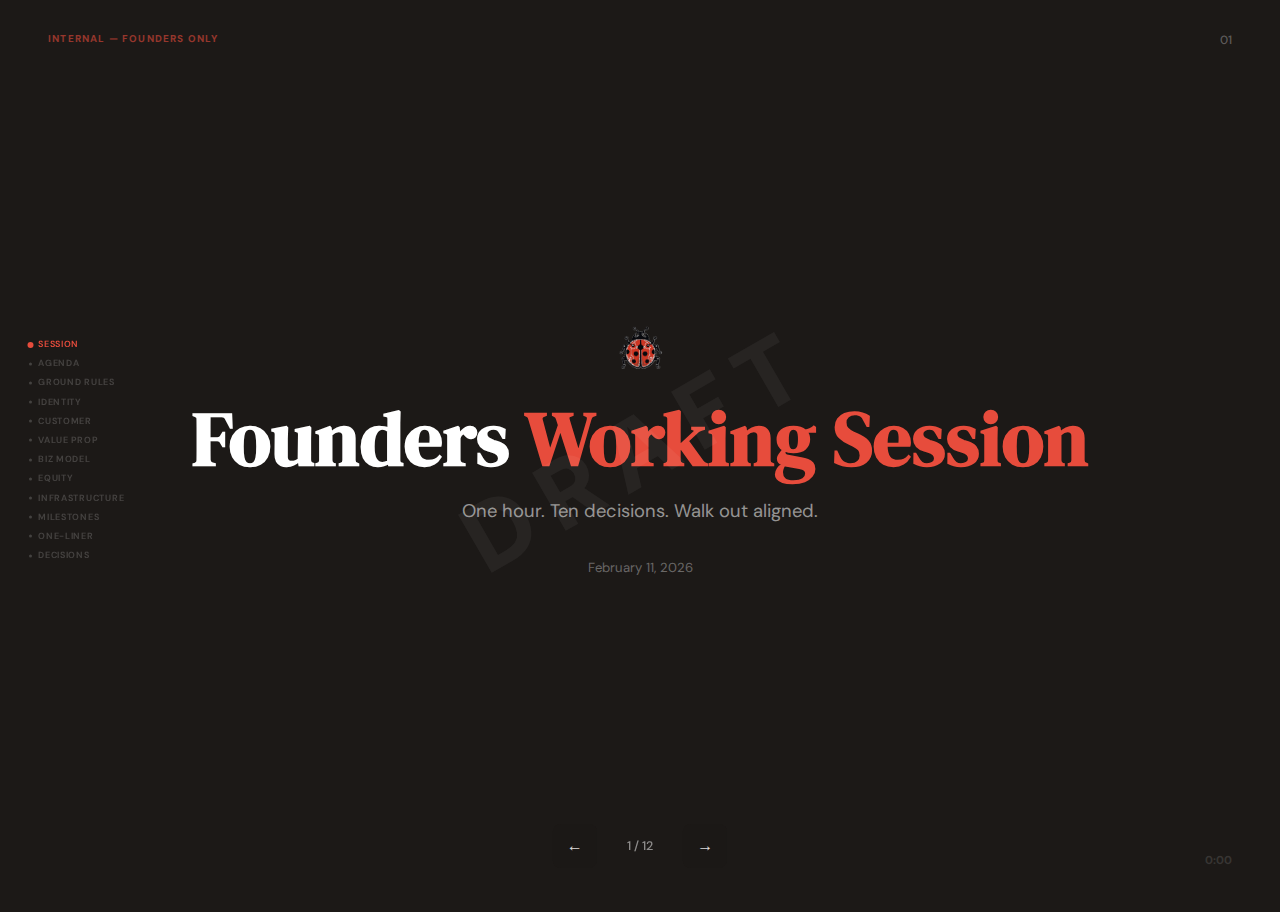
<file: strategy.html>
<!DOCTYPE html>
<html lang="en">
<head>
    <meta charset="UTF-8">
    <meta name="viewport" content="width=device-width, initial-scale=1.0">
    <title>Ladybug Robotics &mdash; Founders Working Session</title>
    <style>
        @import url('https://fonts.googleapis.com/css2?family=DM+Sans:wght@400;500;700&family=DM+Serif+Display&display=swap');

        *, *::before, *::after { margin: 0; padding: 0; box-sizing: border-box; }

        :root {
            --red: #c0392b;
            --red-light: #e74c3c;
            --red-soft: #fdf0ef;
            --cream: #faf8f5;
            --warm: #f5f0ea;
            --dark: #1c1917;
            --dark-mid: #292421;
            --text: #3d3832;
            --text-light: #7a726a;
            --border: #e8e2da;
            --white: #ffffff;
            --green: #27ae60;
            --blue: #2980b9;
            --yellow: #f39c12;
            --serif: 'DM Serif Display', Georgia, serif;
            --sans: 'DM Sans', -apple-system, BlinkMacSystemFont, 'Segoe UI', sans-serif;
        }

        html, body { height: 100%; overflow: hidden; }
        body { font-family: var(--sans); color: var(--text); background: var(--dark); }

        .deck { width: 100vw; height: 100vh; position: relative; }

        .slide {
            position: absolute; top: 0; left: 0;
            width: 100%; height: 100%;
            display: flex; flex-direction: column;
            justify-content: center; align-items: center;
            padding: 4rem 6rem;
            opacity: 0; pointer-events: none;
            transition: opacity 0.6s ease, transform 0.6s ease;
            transform: translateY(12px);
            background: var(--cream);
        }
        .slide.active { opacity: 1; pointer-events: auto; transform: translateY(0); }
        .slide.bg-dark { background: var(--dark); color: var(--white); }
        .slide.bg-red { background: var(--red); color: var(--white); }
        .slide.bg-warm { background: var(--warm); }

        .slide-number {
            position: absolute; top: 2rem; right: 3rem;
            font-size: 0.75rem; color: var(--text-light); font-weight: 500;
        }
        .bg-dark .slide-number { color: rgba(255,255,255,0.3); }
        .bg-red .slide-number { color: rgba(255,255,255,0.3); }

        .confidential {
            position: absolute; top: 2rem; left: 3rem;
            font-size: 0.62rem; font-weight: 700; text-transform: uppercase;
            letter-spacing: 0.12em; color: var(--red); opacity: 0.6;
        }
        .bg-dark .confidential { color: var(--red-light); }

        /* ── TIME MARKER ── */
        .time-marker {
            position: absolute; bottom: 2rem; right: 3rem;
            font-size: 0.72rem; font-weight: 700;
            color: var(--text-light); opacity: 0.5;
            font-variant-numeric: tabular-nums;
        }
        .bg-dark .time-marker { color: rgba(255,255,255,0.25); }
        .bg-red .time-marker { color: rgba(255,255,255,0.25); }

        .eyebrow {
            font-size: 0.72rem; font-weight: 700; text-transform: uppercase;
            letter-spacing: 0.14em; color: var(--red); margin-bottom: 0.8rem;
        }
        .bg-dark .eyebrow { color: var(--red-light); }
        .bg-red .eyebrow { color: rgba(255,255,255,0.7); }

        .slide h1 {
            font-family: var(--serif);
            font-size: clamp(2.4rem, 5vw, 4rem);
            color: var(--dark); line-height: 1.1;
            max-width: 900px; text-align: center;
        }
        .slide h1.hero { font-size: clamp(2.8rem, 6vw, 5rem); }
        .bg-dark h1, .bg-red h1 { color: var(--white); }
        .slide h1 em { font-style: normal; color: var(--red); }
        .bg-dark h1 em { color: var(--red-light); }
        .bg-red h1 em { color: var(--white); text-decoration: underline; text-decoration-thickness: 3px; text-underline-offset: 6px; }

        .slide h2 {
            font-family: var(--serif);
            font-size: clamp(1.6rem, 3vw, 2.4rem);
            color: var(--dark); line-height: 1.2; margin-bottom: 0.6rem;
        }
        .bg-dark h2 { color: var(--white); }

        .subtitle {
            font-size: 1.15rem; color: var(--text-light);
            max-width: 640px; text-align: center;
            line-height: 1.7; margin-top: 1rem;
        }
        .bg-dark .subtitle { color: rgba(255,255,255,0.55); }
        .bg-red .subtitle { color: rgba(255,255,255,0.8); }

        .slide-body { width: 100%; max-width: 960px; }

        /* ── CARDS ── */
        .card-grid-2 {
            display: grid; grid-template-columns: 1fr 1fr;
            gap: 1.5rem; margin-top: 2rem; max-width: 960px; width: 100%;
        }
        .card-grid-3 {
            display: grid; grid-template-columns: repeat(3, 1fr);
            gap: 1.5rem; margin-top: 2rem; max-width: 960px; width: 100%;
        }
        .card-grid-4 {
            display: grid; grid-template-columns: repeat(4, 1fr);
            gap: 1.2rem; margin-top: 2rem; max-width: 960px; width: 100%;
        }
        .card {
            background: var(--white); border: 1px solid var(--border);
            border-radius: 12px; padding: 1.8rem;
        }
        .card h3 {
            font-size: 1.05rem; font-weight: 700; color: var(--dark);
            margin-bottom: 0.4rem;
        }
        .card p {
            font-size: 0.88rem; color: var(--text-light); line-height: 1.6;
        }
        .card-dark {
            background: rgba(255,255,255,0.04); border: 1px solid rgba(255,255,255,0.1); color: var(--white);
        }
        .card-dark h3 { color: var(--white); }
        .card-dark p { color: rgba(255,255,255,0.6); }

        /* ── OPTION CARDS ── */
        .option-card {
            border-top: 3px solid var(--border);
            position: relative;
        }
        .option-card .option-label {
            font-size: 0.62rem; font-weight: 700; text-transform: uppercase;
            letter-spacing: 0.1em; color: var(--text-light); margin-bottom: 0.8rem;
        }

        .pro { color: var(--green); font-size: 0.82rem; }
        .con { color: var(--red); font-size: 0.82rem; }
        .pro::before { content: '+ '; font-weight: 700; }
        .con::before { content: '- '; font-weight: 700; }

        /* ── DISCUSSION PROMPT ── */
        .discuss {
            margin-top: 2rem; padding: 1.2rem 1.5rem;
            border-left: 3px solid var(--red);
            background: var(--red-soft); border-radius: 0 10px 10px 0;
            max-width: 700px; width: 100%;
        }
        .discuss p {
            font-size: 0.95rem; color: var(--text); line-height: 1.6; font-style: italic;
        }
        .discuss .prompt-label {
            font-size: 0.68rem; font-weight: 700; text-transform: uppercase;
            letter-spacing: 0.1em; color: var(--red); margin-bottom: 0.3rem;
            font-style: normal;
        }
        .bg-dark .discuss {
            background: rgba(231,76,60,0.1); border-left-color: var(--red-light);
        }
        .bg-dark .discuss p { color: rgba(255,255,255,0.7); }
        .bg-dark .discuss .prompt-label { color: var(--red-light); }
        .bg-warm .discuss { background: var(--white); }

        /* ── DECISION TABLE ── */
        .decision-table {
            width: 100%; max-width: 900px; border-collapse: collapse;
            margin-top: 2rem; font-size: 0.85rem;
        }
        .decision-table th {
            font-size: 0.65rem; font-weight: 700; text-transform: uppercase;
            letter-spacing: 0.08em; padding: 0.6rem 1rem;
            border-bottom: 2px solid var(--border); text-align: left;
        }
        .decision-table td {
            padding: 0.7rem 1rem; border-bottom: 1px solid var(--border);
            color: var(--text); vertical-align: top;
        }
        .decision-table td:first-child { font-weight: 600; color: var(--dark); }
        .tag {
            display: inline-block; font-size: 0.68rem; font-weight: 700;
            padding: 0.2rem 0.6rem; border-radius: 100px;
            text-transform: uppercase; letter-spacing: 0.06em;
        }
        .tag-ac { background: var(--red-soft); color: var(--red); }
        .tag-sd { background: #ebf5fb; color: var(--blue); }
        .tag-at { background: #e8f8f5; color: var(--green); }
        .tag-all { background: var(--warm); color: var(--text); }

        /* ── DARK TABLE ── */
        .bg-dark .decision-table th {
            color: rgba(255,255,255,0.4);
            border-bottom-color: rgba(255,255,255,0.1);
        }
        .bg-dark .decision-table td {
            color: rgba(255,255,255,0.7);
            border-bottom-color: rgba(255,255,255,0.06);
        }
        .bg-dark .decision-table td:first-child { color: var(--white); }

        /* ── REPO TABLE ── */
        .repo-grid {
            display: grid; grid-template-columns: repeat(3, 1fr);
            gap: 1.2rem; margin-top: 1.5rem; max-width: 900px; width: 100%;
        }
        .repo-card {
            background: rgba(255,255,255,0.04); border: 1px solid rgba(255,255,255,0.1);
            border-radius: 10px; padding: 1.4rem;
        }
        .repo-card h4 {
            font-size: 0.88rem; color: var(--white); font-weight: 700; margin-bottom: 0.4rem;
            font-family: monospace;
        }
        .repo-card .repo-type {
            font-size: 0.62rem; font-weight: 700; text-transform: uppercase;
            letter-spacing: 0.1em; margin-bottom: 0.6rem;
        }
        .repo-card p { font-size: 0.82rem; color: rgba(255,255,255,0.5); line-height: 1.5; }
        .repo-card ul {
            list-style: none; font-size: 0.82rem; color: rgba(255,255,255,0.5); line-height: 1.8;
        }
        .repo-card ul li::before { content: '\2192 '; color: rgba(255,255,255,0.25); }

        /* ── AGENDA ── */
        .agenda-list {
            list-style: none; margin-top: 2rem; max-width: 640px; width: 100%;
        }
        .agenda-list li {
            display: flex; align-items: baseline; gap: 1rem;
            padding: 0.7rem 0; border-bottom: 1px solid rgba(255,255,255,0.06);
            font-size: 1rem;
        }
        .agenda-list .num {
            font-family: var(--serif); font-size: 1.3rem;
            color: var(--red-light); min-width: 2rem; text-align: right;
        }
        .agenda-list .topic { color: var(--white); font-weight: 600; }
        .agenda-list .time {
            margin-left: auto; font-size: 0.75rem;
            color: rgba(255,255,255,0.3); font-weight: 500;
            font-variant-numeric: tabular-nums;
        }

        /* ── GROUND RULES ── */
        .rule-grid {
            display: grid; grid-template-columns: 1fr 1fr;
            gap: 2rem; margin-top: 2rem; max-width: 800px; width: 100%;
        }
        .rule-col h3 {
            font-family: var(--serif); font-size: 1.3rem;
            margin-bottom: 1rem; line-height: 1.3;
        }
        .rule-col ul {
            list-style: none; font-size: 0.92rem; line-height: 2;
        }
        .rule-col ul li::before {
            content: ''; display: inline-block;
            width: 6px; height: 6px; border-radius: 50%;
            margin-right: 0.8rem; vertical-align: 0.15em;
        }
        .rule-col.yes ul li::before { background: var(--green); }
        .rule-col.no ul li::before { background: var(--red); }

        /* ── SIDE NAV ── */
        .side-nav {
            position: fixed; left: 1.8rem; top: 50%;
            transform: translateY(-50%); z-index: 100;
            display: flex; flex-direction: column; gap: 0.45rem;
        }
        .side-nav a {
            font-size: 0.56rem; font-weight: 600; text-transform: uppercase;
            letter-spacing: 0.08em; color: rgba(60, 56, 50, 0.22);
            text-decoration: none; cursor: pointer;
            display: flex; align-items: center; gap: 0.4rem;
            transition: color 0.3s;
        }
        .side-nav a::before {
            content: ''; width: 3px; height: 3px; border-radius: 50%;
            background: currentColor; flex-shrink: 0; transition: transform 0.3s;
        }
        .side-nav a:hover { color: rgba(60, 56, 50, 0.55); }
        .side-nav a.active { color: var(--red); }
        .side-nav a.active::before { transform: scale(2); }
        .side-nav.on-dark a { color: rgba(255, 255, 255, 0.18); }
        .side-nav.on-dark a:hover { color: rgba(255, 255, 255, 0.45); }
        .side-nav.on-dark a.active { color: var(--red-light); }

        /* ── LOGO ── */
        .logo-mark { height: 48px; width: auto; }
        .logo-watermark {
            position: absolute; bottom: 2rem; left: 3rem;
            height: 48px; width: auto; opacity: 0.15;
        }
        .bg-dark .logo-watermark { opacity: 0.2; }

        /* ── CONTROLS ── */
        .controls {
            position: fixed; bottom: 2rem;
            left: 50%; transform: translateX(-50%);
            display: flex; align-items: center; gap: 1.2rem;
            z-index: 100;
        }
        .controls button {
            background: var(--dark); color: var(--white);
            border: none; border-radius: 8px;
            width: 44px; height: 44px;
            font-size: 1rem; cursor: pointer;
            display: flex; align-items: center; justify-content: center;
            transition: background 0.2s; opacity: 0.85;
        }
        .controls button:hover { background: var(--red); opacity: 1; }
        .progress {
            font-size: 0.78rem; color: rgba(255,255,255,0.5);
            font-weight: 500; min-width: 3rem; text-align: center;
        }

        /* ── DRAFT WATERMARK ── */
        .draft-watermark {
            position: absolute; top: 50%; left: 50%;
            transform: translate(-50%, -50%) rotate(-30deg);
            font-size: 6rem; font-weight: 900; text-transform: uppercase;
            letter-spacing: 0.2em; color: rgba(0,0,0,0.04);
            pointer-events: none; z-index: 0;
        }
        .bg-dark .draft-watermark, .bg-red .draft-watermark { color: rgba(255,255,255,0.05); }

        @media (max-width: 768px) {
            .slide { padding: 3rem 2rem; }
            .card-grid-2, .card-grid-3, .card-grid-4, .repo-grid, .rule-grid { grid-template-columns: 1fr; }
            .side-nav { display: none; }
        }

        @media print {
            html, body { overflow: visible; height: auto; }
            .slide { position: relative; opacity: 1; pointer-events: auto; transform: none; page-break-after: always; min-height: 100vh; }
            .controls, .side-nav { display: none; }
        }
    </style>
</head>
<body>

<div class="deck" id="deck">

    <!-- ═══ 01: TITLE ═══ -->
    <div class="slide bg-dark active" data-slide="0">
        <span class="slide-number">01</span>
        <span class="confidential">Internal &mdash; Founders Only</span>
        <span class="time-marker">0:00</span>
        <img src="logo_transparent.png" alt="Ladybug Robotics" class="logo-mark" style="margin-bottom:1.5rem;">
        <h1 class="hero">Founders <em>Working Session</em></h1>
        <p class="subtitle">One hour. Ten decisions. Walk out aligned.</p>
        <p style="margin-top:2rem; font-size:0.82rem; color:rgba(255,255,255,0.35);">February 11, 2026</p>
    </div>

    <!-- ═══ 02: AGENDA ═══ -->
    <div class="slide bg-dark" data-slide="1">
        <span class="slide-number">02</span>
        <span class="confidential">Internal</span>
        <span class="time-marker">0:00</span>
        <div class="slide-body" style="display:flex;flex-direction:column;align-items:center;">
            <p class="eyebrow">Agenda</p>
            <h2 style="color:var(--white);text-align:center;">What we&rsquo;re deciding today</h2>
            <ol class="agenda-list">
                <li><span class="num">1</span><span class="topic">Ground rules</span><span class="time">5 min</span></li>
                <li><span class="num">2</span><span class="topic">What are we?</span><span class="time">7 min</span></li>
                <li><span class="num">3</span><span class="topic">Who&rsquo;s the customer?</span><span class="time">7 min</span></li>
                <li><span class="num">4</span><span class="topic">Value prop &amp; moat</span><span class="time">5 min</span></li>
                <li><span class="num">5</span><span class="topic">Business model</span><span class="time">7 min</span></li>
                <li><span class="num">6</span><span class="topic">Equity &amp; governance</span><span class="time">7 min</span></li>
                <li><span class="num">7</span><span class="topic">Repos, data &amp; process</span><span class="time">5 min</span></li>
                <li><span class="num">8</span><span class="topic">Milestones &amp; timelines</span><span class="time">5 min</span></li>
                <li><span class="num">9</span><span class="topic">The one-liner</span><span class="time">5 min</span></li>
                <li><span class="num">10</span><span class="topic">Decisions recap</span><span class="time">5 min</span></li>
            </ol>
        </div>
    </div>

    <!-- ═══ 03: GROUND RULES ═══ -->
    <div class="slide" data-slide="2">
        <span class="slide-number">03</span>
        <span class="confidential">Internal</span>
        <span class="time-marker">0:02</span>
        <div class="slide-body" style="display:flex;flex-direction:column;align-items:center;">
            <p class="eyebrow">Ground Rules</p>
            <h2>Collaboration is not consensus</h2>
            <p style="margin-top:0.5rem; font-size:0.95rem; color:var(--text-light); max-width:640px; text-align:center; line-height:1.6;">
                Three equal cofounders means we need to be <strong style="color:var(--dark);">more</strong> disciplined about decisions, not less.
                Equal equity without clear decision rights is how startups stall.
            </p>
            <div class="rule-grid">
                <div class="rule-col yes">
                    <h3 style="color:var(--green);">Collaboration</h3>
                    <ul style="color:var(--text);">
                        <li>Everyone contributes input</li>
                        <li>Concerns are heard and logged</li>
                        <li>The <strong>owner</strong> decides</li>
                        <li>Others disagree-and-commit</li>
                        <li>Revisit with new data, not feelings</li>
                    </ul>
                </div>
                <div class="rule-col no">
                    <h3 style="color:var(--red);">Consensus</h3>
                    <ul style="color:var(--text);">
                        <li>Everyone must agree to move</li>
                        <li>Lowest common denominator wins</li>
                        <li>One &ldquo;no&rdquo; = veto</li>
                        <li>Revisit the same decision endlessly</li>
                        <li>Polite stalemates kill companies</li>
                    </ul>
                </div>
            </div>
            <div style="margin-top:2rem; background:var(--white); border:2px solid var(--red); border-radius:12px; padding:1.5rem 2rem; max-width:700px; width:100%; text-align:center;">
                <p style="font-size:1rem; color:var(--dark); line-height:1.6; font-weight:500;">
                    Every decision today has an <strong style="color:var(--red);">owner</strong>. The owner hears input from both cofounders, then makes the call. If you&rsquo;re not the owner, your job is to give your honest take &mdash; then commit to the outcome.
                </p>
            </div>
        </div>
    </div>

    <!-- ═══ 04: WHAT ARE WE? ═══ -->
    <div class="slide" data-slide="3">
        <span class="slide-number">04</span>
        <span class="confidential">Internal</span>
        <span class="time-marker">0:07</span>
        <div class="slide-body" style="display:flex;flex-direction:column;align-items:center;">
            <p class="eyebrow">Identity</p>
            <h2>What kind of company is Ladybug?</h2>
            <p style="margin-top:0.5rem; font-size:0.88rem; color:var(--text-light); max-width:600px; text-align:center; line-height:1.6;">
                This shapes everything: how investors see us, who we hire, what partnerships we pursue, what grants we qualify for.
            </p>
            <div class="card-grid-4" style="margin-top:1.5rem;">
                <div class="card option-card">
                    <div class="option-label">Option A</div>
                    <h3>Robotics Company</h3>
                    <p>&ldquo;We build robots.&rdquo;</p>
                    <div style="margin-top:0.8rem;">
                        <div class="pro">Hardware IP, defensible</div>
                        <div class="pro">VC loves robots right now</div>
                        <div class="con">Capital-intensive</div>
                        <div class="con">Competes with big labs</div>
                    </div>
                </div>
                <div class="card option-card">
                    <div class="option-label">Option B</div>
                    <h3>Assistive Tech</h3>
                    <p>&ldquo;We make reading accessible.&rdquo;</p>
                    <div style="margin-top:0.8rem;">
                        <div class="pro">Clear mission, grants</div>
                        <div class="pro">Emotional resonance</div>
                        <div class="con">Small market perception</div>
                        <div class="con">May pigeonhole us</div>
                    </div>
                </div>
                <div class="card option-card">
                    <div class="option-label">Option C</div>
                    <h3>Physical AI</h3>
                    <p>&ldquo;Robots that perceive + act.&rdquo;</p>
                    <div style="margin-top:0.8rem;">
                        <div class="pro">Huge TAM, platform</div>
                        <div class="pro">Books = wedge, not ceiling</div>
                        <div class="con">Vague, needs proving</div>
                        <div class="con">Harder to explain</div>
                    </div>
                </div>
                <div class="card option-card">
                    <div class="option-label">Option D</div>
                    <h3>EdTech</h3>
                    <p>&ldquo;We transform how kids read.&rdquo;</p>
                    <div style="margin-top:0.8rem;">
                        <div class="pro">Schools = ready buyer</div>
                        <div class="pro">IDEA/ADA funding</div>
                        <div class="con">Procurement is slow</div>
                        <div class="con">Limits other use cases</div>
                    </div>
                </div>
            </div>
            <div class="discuss">
                <div class="prompt-label">Decide</div>
                <p>Which label do we lead with externally? The pitch, the website, the first line of every conversation needs one clear identity.</p>
            </div>
        </div>
    </div>

    <!-- ═══ 05: WHO'S THE CUSTOMER? ═══ -->
    <div class="slide" data-slide="4">
        <span class="slide-number">05</span>
        <span class="confidential">Internal</span>
        <span class="time-marker">0:14</span>
        <div class="slide-body" style="display:flex;flex-direction:column;align-items:center;">
            <p class="eyebrow">Customer</p>
            <h2>Who buys this? Who uses it?</h2>
            <p style="margin-top:0.5rem; font-size:0.88rem; color:var(--text-light); max-width:600px; text-align:center; line-height:1.6;">
                We&rsquo;re Physical AI. Books are the wedge. So who&rsquo;s the first buyer for a robot that perceives and acts &mdash; and who do we design for?
            </p>
            <div class="card-grid-3" style="margin-top:1.5rem;">
                <div class="card option-card">
                    <div class="option-label">Segment 1</div>
                    <h3>Families</h3>
                    <p style="margin-bottom:0.8rem;">Parents of kids with vision impairment, reading disabilities, or autism.</p>
                    <div style="font-size:0.82rem; line-height:1.6;">
                        <div><strong style="color:var(--dark);">Buyer:</strong> Parent</div>
                        <div><strong style="color:var(--dark);">User:</strong> Child</div>
                        <div><strong style="color:var(--dark);">Price:</strong> High sensitivity</div>
                        <div><strong style="color:var(--dark);">Speed:</strong> Fast decision</div>
                    </div>
                </div>
                <div class="card option-card">
                    <div class="option-label">Segment 2</div>
                    <h3>Schools &amp; Facilities</h3>
                    <p style="margin-bottom:0.8rem;">Special ed, schools for the blind, assisted living. Institutional.</p>
                    <div style="font-size:0.82rem; line-height:1.6;">
                        <div><strong style="color:var(--dark);">Buyer:</strong> Admin / district</div>
                        <div><strong style="color:var(--dark);">User:</strong> Student / resident</div>
                        <div><strong style="color:var(--dark);">Price:</strong> Budget-driven</div>
                        <div><strong style="color:var(--dark);">Speed:</strong> Slow (procurement)</div>
                    </div>
                </div>
                <div class="card option-card">
                    <div class="option-label">Segment 3</div>
                    <h3>Libraries</h3>
                    <p style="margin-bottom:0.8rem;">Public &amp; university libraries. Accessibility programs.</p>
                    <div style="font-size:0.82rem; line-height:1.6;">
                        <div><strong style="color:var(--dark);">Buyer:</strong> Director / board</div>
                        <div><strong style="color:var(--dark);">User:</strong> Patrons</div>
                        <div><strong style="color:var(--dark);">Price:</strong> Grant-funded</div>
                        <div><strong style="color:var(--dark);">Speed:</strong> Medium</div>
                    </div>
                </div>
            </div>
            <div class="discuss">
                <div class="prompt-label">Decide</div>
                <p>Who is customer #1? We can&rsquo;t serve all three at once. Pilots are free &mdash; but the first paying customer determines the product.</p>
            </div>
        </div>
    </div>

    <!-- ═══ 06: VALUE PROP ═══ -->
    <div class="slide bg-warm" data-slide="5">
        <span class="slide-number">06</span>
        <span class="confidential">Internal</span>
        <span class="time-marker">0:21</span>
        <div class="slide-body" style="display:flex;flex-direction:column;align-items:center;">
            <p class="eyebrow">Value Proposition</p>
            <h2>Fill in the canvas</h2>
            <p style="margin-top:0.5rem; font-size:0.88rem; color:var(--text-light); max-width:600px; text-align:center; line-height:1.6;">
                We&rsquo;re Physical AI &mdash; robots that perceive + act. Books are the wedge. How do we frame the problem, the product, and the moat through that lens?
            </p>
            <div class="card-grid-3" style="margin-top:1.5rem;">
                <div class="card" style="border-top:3px solid var(--red);">
                    <h3 style="color:var(--red);">The Problem</h3>
                    <p style="font-size:0.95rem; line-height:1.7; color:var(--text);">
                        The physical world is still offline. AI reads screens &mdash; nothing reads the real world. 2.2B people with vision impairment. 90% of books have no accessible format.
                    </p>
                    <div style="margin-top:1rem; padding-top:0.8rem; border-top:1px solid var(--border);">
                        <div style="font-size:0.78rem; color:var(--text-light); font-style:italic;">Books are the wedge. What&rsquo;s the broader problem we&rsquo;re really solving?</div>
                    </div>
                </div>
                <div class="card" style="border-top:3px solid var(--dark);">
                    <h3>The Solution</h3>
                    <p style="font-size:0.95rem; line-height:1.7; color:var(--text);">
                        A robot arm that opens a book, turns pages, reads aloud, and closes it &mdash; autonomously. Under $500.
                    </p>
                    <div style="margin-top:1rem; padding-top:0.8rem; border-top:1px solid var(--border);">
                        <div style="font-size:0.78rem; color:var(--text-light); font-style:italic;">Are we selling the arm? The software? The reading experience? The platform?</div>
                    </div>
                </div>
                <div class="card" style="border-top:3px solid var(--green);">
                    <h3 style="color:var(--green);">The Moat</h3>
                    <p style="font-size:0.95rem; line-height:1.7; color:var(--text);">
                        Every book trains better motor policies. The arm is commodity. The intelligence isn&rsquo;t. We&rsquo;re building a dataset nobody else is collecting.
                    </p>
                    <div style="margin-top:1rem; padding-top:0.8rem; border-top:1px solid var(--border);">
                        <div style="font-size:0.78rem; color:var(--text-light); font-style:italic;">Is the moat first-mover? Data flywheel? Something else?</div>
                    </div>
                </div>
            </div>
            <div class="discuss">
                <div class="prompt-label">Decide</div>
                <p>If a competitor built the same thing tomorrow with a better arm &mdash; what would we still have that they don&rsquo;t?</p>
            </div>
        </div>
    </div>

    <!-- ═══ 07: BUSINESS MODEL ═══ -->
    <div class="slide bg-dark" data-slide="6">
        <span class="slide-number">07</span>
        <span class="confidential">Internal</span>
        <span class="time-marker">0:26</span>
        <div class="slide-body" style="display:flex;flex-direction:column;align-items:center;">
            <p class="eyebrow">Business Model</p>
            <h2 style="color:var(--white);text-align:center;">How do we make money?</h2>
            <div class="card-grid-2" style="margin-top:1.5rem;">
                <div class="card card-dark" style="border-top:3px solid var(--red-light);">
                    <div style="font-size:0.68rem; font-weight:700; text-transform:uppercase; letter-spacing:0.1em; color:var(--red-light); margin-bottom:0.5rem;">A: Sell the device</div>
                    <h3>Hardware + Software</h3>
                    <p>One-time sale ($400&ndash;600). Free updates.</p>
                    <div style="margin-top:0.6rem;">
                        <div class="pro">Simple. Families can afford.</div>
                        <div class="con">No recurring revenue.</div>
                    </div>
                </div>
                <div class="card card-dark" style="border-top:3px solid rgba(255,255,255,0.3);">
                    <div style="font-size:0.68rem; font-weight:700; text-transform:uppercase; letter-spacing:0.1em; color:rgba(255,255,255,0.5); margin-bottom:0.5rem;">B: Device + subscription</div>
                    <h3>Hardware + Monthly</h3>
                    <p>Lower upfront ($300) + $10&ndash;20/mo for cloud AI &amp; voice.</p>
                    <div style="margin-top:0.6rem;">
                        <div class="pro">ARR story for investors.</div>
                        <div class="con">Accessibility &ldquo;should be free.&rdquo;</div>
                    </div>
                </div>
                <div class="card card-dark" style="border-top:3px solid rgba(255,255,255,0.3);">
                    <div style="font-size:0.68rem; font-weight:700; text-transform:uppercase; letter-spacing:0.1em; color:rgba(255,255,255,0.5); margin-bottom:0.5rem;">C: Robot-as-a-Service</div>
                    <h3>Lease to institutions</h3>
                    <p>$100&ndash;200/mo to libraries &amp; schools. We own hardware.</p>
                    <div style="margin-top:0.6rem;">
                        <div class="pro">Predictable. We control hardware.</div>
                        <div class="con">Capital-heavy to scale.</div>
                    </div>
                </div>
                <div class="card card-dark" style="border-top:3px solid rgba(255,255,255,0.3);">
                    <div style="font-size:0.68rem; font-weight:700; text-transform:uppercase; letter-spacing:0.1em; color:rgba(255,255,255,0.5); margin-bottom:0.5rem;">D: Platform / data</div>
                    <h3>License the intelligence</h3>
                    <p>Open-source arm. Sell motor-policy API to other robotics cos.</p>
                    <div style="margin-top:0.6rem;">
                        <div class="pro">Massive scale. Software margins.</div>
                        <div class="con">Years away. Need huge dataset.</div>
                    </div>
                </div>
            </div>
            <div class="discuss">
                <div class="prompt-label">Decide</div>
                <p>Physical AI points toward D long-term. But year 1 needs revenue. What ships first &mdash; and what story do we tell investors?</p>
            </div>
        </div>
    </div>

    <!-- ═══ 08: EQUITY & GOVERNANCE ═══ -->
    <div class="slide" data-slide="7">
        <span class="slide-number">08</span>
        <span class="confidential">Internal</span>
        <span class="time-marker">0:33</span>
        <div class="slide-body" style="display:flex;flex-direction:column;align-items:center;">
            <p class="eyebrow">Equity &amp; Governance</p>
            <h2>The elephant in the room</h2>
            <p style="margin-top:0.5rem; font-size:0.92rem; color:var(--text-light); max-width:640px; text-align:center; line-height:1.6;">
                Equal equity is a statement of equal commitment. It is not a statement of equal authority on every decision.
            </p>
            <div class="card-grid-2" style="margin-top:1.5rem;">
                <div class="card" style="border-top:3px solid var(--red);">
                    <h3 style="color:var(--red);">Questions to answer now</h3>
                    <ul style="list-style:none; font-size:0.92rem; color:var(--text); line-height:2.2;">
                        <li style="padding-left:1.4rem; position:relative;"><span style="position:absolute; left:0; color:var(--red); font-weight:700;">1.</span> Who is CEO? Who has final call on company direction?</li>
                        <li style="padding-left:1.4rem; position:relative;"><span style="position:absolute; left:0; color:var(--red); font-weight:700;">2.</span> What&rsquo;s the vesting schedule? (4-year with 1-year cliff is standard)</li>
                        <li style="padding-left:1.4rem; position:relative;"><span style="position:absolute; left:0; color:var(--red); font-weight:700;">3.</span> What happens if someone leaves in month 3? Month 12?</li>
                        <li style="padding-left:1.4rem; position:relative;"><span style="position:absolute; left:0; color:var(--red); font-weight:700;">4.</span> What&rsquo;s the time commitment expectation? Full-time? Part-time?</li>
                    </ul>
                </div>
                <div class="card" style="border-top:3px solid var(--dark);">
                    <h3>Decision domains</h3>
                    <p style="font-size:0.88rem; color:var(--text-light); margin-bottom:1rem;">Owner = hears input, makes the call. Others disagree-and-commit.</p>
                    <div style="font-size:0.92rem; line-height:2.2;">
                        <div style="display:flex; gap:0.6rem; align-items:baseline;">
                            <span class="tag tag-ac" style="flex-shrink:0;">Alison</span>
                            <span style="color:var(--text); font-style:italic; opacity:0.4;">[fill live]</span>
                        </div>
                        <div style="display:flex; gap:0.6rem; align-items:baseline; margin-top:0.4rem;">
                            <span class="tag tag-sd" style="flex-shrink:0;">Sudhir</span>
                            <span style="color:var(--text); font-style:italic; opacity:0.4;">[fill live]</span>
                        </div>
                        <div style="display:flex; gap:0.6rem; align-items:baseline; margin-top:0.4rem;">
                            <span class="tag tag-at" style="flex-shrink:0;">Andreea</span>
                            <span style="color:var(--text); font-style:italic; opacity:0.4;">[fill live]</span>
                        </div>
                    </div>
                </div>
            </div>
            <div class="discuss">
                <div class="prompt-label">Decide &mdash; This one requires all three</div>
                <p>This is the one decision that requires all three to agree. Everything else flows from it. Don&rsquo;t leave without an answer.</p>
            </div>
        </div>
    </div>

    <!-- ═══ 09: REPOS & INFRASTRUCTURE ═══ -->
    <div class="slide bg-dark" data-slide="8">
        <span class="slide-number">09</span>
        <span class="confidential">Internal</span>
        <span class="time-marker">0:40</span>
        <div class="slide-body" style="display:flex;flex-direction:column;align-items:center;">
            <p class="eyebrow">Infrastructure</p>
            <h2 style="color:var(--white);text-align:center;">Repos, data &amp; processes</h2>
            <div class="repo-grid" style="margin-top:1.5rem;">
                <div class="repo-card" style="border-top:3px solid var(--red-light);">
                    <div class="repo-type" style="color:var(--red-light);">Private Repo</div>
                    <h4>ladybug-robotics-private</h4>
                    <ul>
                        <li>All source code (src/)</li>
                        <li>Motor skills, orchestrator</li>
                        <li>Perception pipeline</li>
                        <li>Config, tests, main.py</li>
                        <li>Internal docs (PROJECT_DOCS/)</li>
                    </ul>
                </div>
                <div class="repo-card" style="border-top:3px solid rgba(255,255,255,0.3);">
                    <div class="repo-type" style="color:rgba(255,255,255,0.5);">Public Repo</div>
                    <h4>ladybugs-robotics</h4>
                    <ul>
                        <li>Public-facing README</li>
                        <li>Demo assets</li>
                        <li>Setup instructions</li>
                        <li>No source code</li>
                    </ul>
                </div>
                <div class="repo-card" style="border-top:3px solid rgba(255,255,255,0.3);">
                    <div class="repo-type" style="color:rgba(255,255,255,0.5);">GitHub Pages</div>
                    <h4>ladybug.bot</h4>
                    <ul>
                        <li>Marketing site</li>
                        <li>Custom domain CNAME</li>
                        <li>Pitch deck</li>
                        <li>Public-facing only</li>
                    </ul>
                </div>
            </div>
            <div style="margin-top:1.5rem; max-width:900px; width:100%;">
                <div style="font-size:0.72rem; font-weight:700; text-transform:uppercase; letter-spacing:0.1em; color:var(--red-light); margin-bottom:0.8rem;">HuggingFace</div>
                <div style="display:grid; grid-template-columns:1fr 1fr; gap:1.2rem;">
                    <div class="repo-card" style="border-top:none; border-left:3px solid var(--yellow);">
                        <h4 style="font-size:0.82rem;">Datasets (planned)</h4>
                        <ul>
                            <li>ladybugs_open_book</li>
                            <li>ladybugs_close_book</li>
                            <li>ladybugs_turn_page</li>
                        </ul>
                        <p style="margin-top:0.5rem;">Teleop recordings. LeRobot v2.1 format.</p>
                    </div>
                    <div class="repo-card" style="border-top:none; border-left:3px solid var(--yellow);">
                        <h4 style="font-size:0.82rem;">Policies (planned)</h4>
                        <ul>
                            <li>ladybugs/open_book_ACT</li>
                            <li>ladybugs/close_book_ACT</li>
                            <li>ladybugs/turn_page_ACT</li>
                        </ul>
                        <p style="margin-top:0.5rem;">ACT checkpoints. ~80M params each.</p>
                    </div>
                </div>
            </div>
            <div class="discuss">
                <div class="prompt-label">Decide</div>
                <p>HF org name? Credentials ownership? Dataset visibility? Branching/PR workflow for private repo?</p>
            </div>
        </div>
    </div>

    <!-- ═══ 10: MILESTONES ═══ -->
    <div class="slide" data-slide="9">
        <span class="slide-number">10</span>
        <span class="confidential">Internal</span>
        <span class="time-marker">0:45</span>
        <div class="slide-body" style="display:flex;flex-direction:column;align-items:center;">
            <p class="eyebrow">Milestones</p>
            <h2>What has to happen, in what order</h2>
            <p style="margin-top:0.4rem; font-size:0.88rem; color:var(--text-light); max-width:600px; text-align:center; line-height:1.6;">
                Owners and hard dates come out of today&rsquo;s conversation. This is the sequence.
            </p>
            <table class="decision-table" style="margin-top:1rem; font-size:0.82rem;">
                <thead>
                    <tr>
                        <th style="width:15%;">When</th>
                        <th style="width:30%;">Milestone</th>
                        <th>Deliverable / Gate</th>
                    </tr>
                </thead>
                <tbody>
                    <tr>
                        <td style="font-weight:700; color:var(--red);">Month 1</td>
                        <td>Book inventory acquired</td>
                        <td>100 books across 5 P1 types in the lab</td>
                    </tr>
                    <tr>
                        <td style="font-weight:700; color:var(--red);">Month 1&ndash;2</td>
                        <td>All arms calibrated &amp; recording</td>
                        <td>Each cofounder recording episodes at home</td>
                    </tr>
                    <tr>
                        <td style="font-weight:700; color:var(--red);">Month 2</td>
                        <td>Cross-site data pipeline</td>
                        <td>Episodes from all sites merging into one HF dataset</td>
                    </tr>
                    <tr>
                        <td style="font-weight:700; color:var(--red);">Month 2&ndash;3</td>
                        <td>Dataset quality gate</td>
                        <td>Combined dataset validated. Green light to train.</td>
                    </tr>
                    <tr>
                        <td style="font-weight:700;">Month 3</td>
                        <td>80% reliability on 3+ types</td>
                        <td><strong style="color:var(--red);">Lab gate.</strong> Demo-ready for partners.</td>
                    </tr>
                    <tr>
                        <td style="font-weight:700;">Month 4</td>
                        <td>First library LOI signed</td>
                        <td>At least 1 library commits to pilot.</td>
                    </tr>
                    <tr>
                        <td style="font-weight:700;">Month 5</td>
                        <td>95% reliability across P1</td>
                        <td><strong style="color:var(--red);">Pilot gate.</strong> Ship units to libraries.</td>
                    </tr>
                    <tr>
                        <td style="font-weight:700;">Month 6</td>
                        <td>3 library pilots live</td>
                        <td>Robots reading books in the wild. Data flowing back.</td>
                    </tr>
                    <tr>
                        <td style="font-weight:700;">Month 8</td>
                        <td>Pilot review &amp; go/no-go</td>
                        <td>Feedback compiled. Decision on schools. Pricing validated.</td>
                    </tr>
                    <tr>
                        <td style="font-weight:700;">Month 10</td>
                        <td>Manufacturing partner signed</td>
                        <td>Can produce 50 units at target BOM.</td>
                    </tr>
                    <tr>
                        <td style="font-weight:700;">Month 12</td>
                        <td>50 beta units shipped</td>
                        <td><strong style="color:var(--red);">Commercial gate.</strong> Revenue begins.</td>
                    </tr>
                </tbody>
            </table>
        </div>
    </div>

    <!-- ═══ 11: ONE-LINER ═══ -->
    <div class="slide bg-red" data-slide="10">
        <span class="slide-number">11</span>
        <span class="confidential" style="color:rgba(255,255,255,0.4);">Internal</span>
        <span class="time-marker">0:50</span>
        <p class="eyebrow">The One-Liner</p>
        <h1>Can we say what we do in <em>one sentence</em>?</h1>
        <p style="margin-top:0.6rem; font-size:0.88rem; color:rgba(255,255,255,0.6); max-width:600px; text-align:center; line-height:1.6;">
            We&rsquo;re Physical AI. We know the customer and the business model. Now distill it.
        </p>
        <div style="margin-top:2rem; max-width:700px; width:100%;">
            <div style="background:rgba(255,255,255,0.12); border-radius:12px; padding:1.5rem 2rem; margin-bottom:1rem;">
                <div style="font-size:0.68rem; font-weight:700; text-transform:uppercase; letter-spacing:0.1em; color:rgba(255,255,255,0.5); margin-bottom:0.5rem;">Pitch version</div>
                <p style="font-size:1.1rem; color:var(--white); line-height:1.6;">&ldquo;Ladybug builds robots that see, touch, and speak &mdash; starting with reading physical books aloud.&rdquo;</p>
            </div>
            <div style="background:rgba(255,255,255,0.12); border-radius:12px; padding:1.5rem 2rem; margin-bottom:1rem;">
                <div style="font-size:0.68rem; font-weight:700; text-transform:uppercase; letter-spacing:0.1em; color:rgba(255,255,255,0.5); margin-bottom:0.5rem;">Mission version</div>
                <p style="font-size:1.1rem; color:var(--white); line-height:1.6;">&ldquo;We make physical books accessible to everyone who can&rsquo;t read them on their own.&rdquo;</p>
            </div>
            <div style="background:rgba(255,255,255,0.12); border-radius:12px; padding:1.5rem 2rem;">
                <div style="font-size:0.68rem; font-weight:700; text-transform:uppercase; letter-spacing:0.1em; color:rgba(255,255,255,0.5); margin-bottom:0.5rem;">Platform version</div>
                <p style="font-size:1.1rem; color:var(--white); line-height:1.6;">&ldquo;We teach robots to interact with the physical world &mdash; see it, manipulate it, communicate about it.&rdquo;</p>
            </div>
        </div>
        <p style="margin-top:1.5rem; font-size:0.88rem; color:rgba(255,255,255,0.6); text-align:center;">Pick one, rewrite one, or start fresh. This is what we say everywhere.</p>
    </div>

    <!-- ═══ 12: DECISIONS ═══ -->
    <div class="slide bg-dark" data-slide="11">
        <span class="slide-number">12</span>
        <span class="confidential">Internal</span>
        <span class="time-marker">0:55</span>
        <div class="slide-body" style="display:flex;flex-direction:column;align-items:center;">
            <p class="eyebrow">Decisions</p>
            <h2 style="color:var(--white);text-align:center;">What we decided today</h2>
            <table class="decision-table" style="margin-top:1.5rem;">
                <thead>
                    <tr>
                        <th style="width:40%;">Decision</th>
                        <th>Answer</th>
                    </tr>
                </thead>
                <tbody>
                    <tr>
                        <td>What kind of company are we?</td>
                        <td><strong>Physical AI.</strong> Robots that perceive + act. Books are the wedge, not the ceiling.</td>
                    </tr>
                    <tr>
                        <td>Primary customer segment</td>
                        <td style="color:rgba(255,255,255,0.35); font-style:italic;">[fill live]</td>
                    </tr>
                    <tr>
                        <td>Revenue model (year 1)</td>
                        <td style="color:rgba(255,255,255,0.35); font-style:italic;">[fill live]</td>
                    </tr>
                    <tr>
                        <td>CEO / decision authority</td>
                        <td style="color:rgba(255,255,255,0.35); font-style:italic;">[fill live]</td>
                    </tr>
                    <tr>
                        <td>Vesting terms</td>
                        <td style="color:rgba(255,255,255,0.35); font-style:italic;">[fill live]</td>
                    </tr>
                    <tr>
                        <td>Time commitment expectation</td>
                        <td style="color:rgba(255,255,255,0.35); font-style:italic;">[fill live]</td>
                    </tr>
                    <tr>
                        <td>HuggingFace org &amp; visibility</td>
                        <td style="color:rgba(255,255,255,0.35); font-style:italic;">[fill live]</td>
                    </tr>
                    <tr>
                        <td>Branching / PR workflow</td>
                        <td style="color:rgba(255,255,255,0.35); font-style:italic;">[fill live]</td>
                    </tr>
                    <tr>
                        <td>The one-liner</td>
                        <td style="color:rgba(255,255,255,0.35); font-style:italic;">[fill live]</td>
                    </tr>
                </tbody>
            </table>
            <p class="subtitle" style="margin-top:2rem;">
                <img src="logo_transparent.png" alt="" style="height:28px; width:auto; vertical-align:middle; margin-right:0.5rem; opacity:0.4;">
                Fill this live. Walk out with answers, not action items.
            </p>
        </div>
    </div>

</div>

<!-- SIDE NAV -->
<nav class="side-nav" id="side-nav">
    <a data-go="0">Session</a>
    <a data-go="1">Agenda</a>
    <a data-go="2">Ground Rules</a>
    <a data-go="3">Identity</a>
    <a data-go="4">Customer</a>
    <a data-go="5">Value Prop</a>
    <a data-go="6">Biz Model</a>
    <a data-go="7">Equity</a>
    <a data-go="8">Infrastructure</a>
    <a data-go="9">Milestones</a>
    <a data-go="10">One-Liner</a>
    <a data-go="11">Decisions</a>
</nav>

<!-- CONTROLS -->
<div class="controls">
    <button id="prev-btn" aria-label="Previous slide">&larr;</button>
    <span class="progress" id="progress">1 / 12</span>
    <button id="next-btn" aria-label="Next slide">&rarr;</button>
</div>

<script>
const slides = document.querySelectorAll('.slide');
const total = slides.length;
const navLinks = document.querySelectorAll('#side-nav a');
const nav = document.getElementById('side-nav');
let current = 0;

function goTo(n) {
    if (n < 0 || n >= total) return;
    slides[current].classList.remove('active');
    current = n;
    slides[current].classList.add('active');
    document.getElementById('progress').textContent = (current + 1) + ' / ' + total;
    navLinks.forEach((a, i) => a.classList.toggle('active', i === current));
    const isDark = slides[current].classList.contains('bg-dark') || slides[current].classList.contains('bg-red');
    nav.classList.toggle('on-dark', isDark);
}

document.getElementById('prev-btn').addEventListener('click', () => goTo(current - 1));
document.getElementById('next-btn').addEventListener('click', () => goTo(current + 1));

nav.addEventListener('click', (e) => {
    const a = e.target.closest('a[data-go]');
    if (a) goTo(parseInt(a.dataset.go));
});

document.addEventListener('keydown', (e) => {
    if (e.key === 'ArrowRight' || e.key === 'ArrowDown' || e.key === ' ') { e.preventDefault(); goTo(current + 1); }
    if (e.key === 'ArrowLeft' || e.key === 'ArrowUp') { e.preventDefault(); goTo(current - 1); }
    if (e.key === 'Home') { e.preventDefault(); goTo(0); }
    if (e.key === 'End') { e.preventDefault(); goTo(total - 1); }
});

let touchStartX = 0;
document.addEventListener('touchstart', (e) => { touchStartX = e.touches[0].clientX; });
document.addEventListener('touchend', (e) => {
    const diff = touchStartX - e.changedTouches[0].clientX;
    if (Math.abs(diff) > 50) { diff > 0 ? goTo(current + 1) : goTo(current - 1); }
});

// Inject watermark logo
slides.forEach((s) => {
    if (s.querySelector('.logo-mark')) return;
    const img = document.createElement('img');
    img.src = 'logo_transparent.png';
    img.alt = '';
    img.className = 'logo-watermark';
    s.appendChild(img);
});

// Inject DRAFT watermark
slides.forEach((s) => {
    const d = document.createElement('span');
    d.className = 'draft-watermark';
    d.textContent = 'DRAFT';
    s.appendChild(d);
});

goTo(0);
</script>

</body>
</html>
</file>
